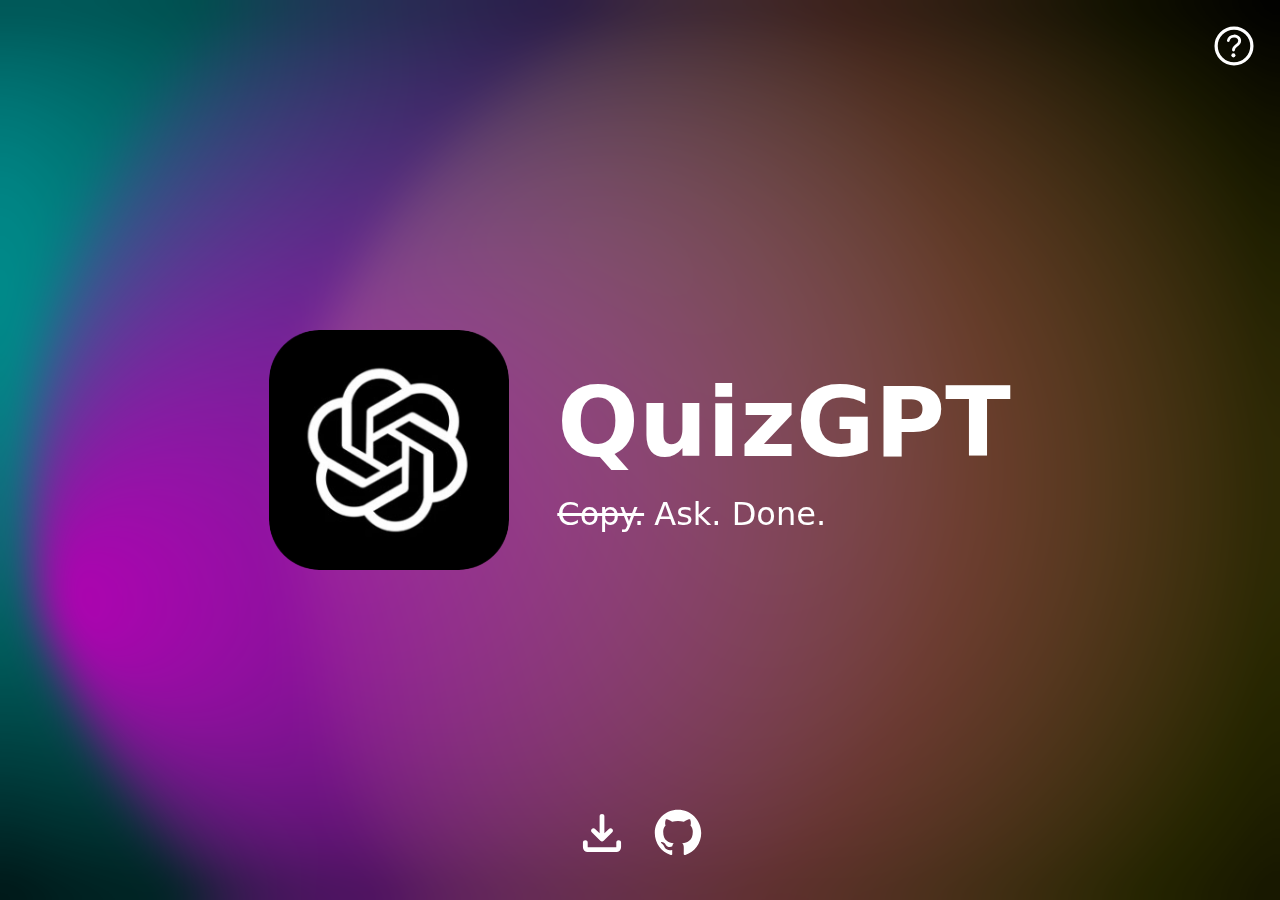
<file: index.html>
<!DOCTYPE html>
<html lang="en">

<head>
    <meta charset="UTF-8">
    <meta name="viewport" content="width=device-width, initial-scale=1.0">
    <meta name="keywords" content="Twitter, Delete, Tweets, X">
    <meta http-equiv="X-UA-Compatible" content="ie=edge">
    <title>QuizGPT</title>
    <link rel="shortcut icon" href="assets/img/ChatGPT-5.png" type="image/x-icon">
    <meta property="og:title" content="QuizGPT" />
    <meta property="og:image" content="/assets/icon.png" />

    <!-- Styles -->
    <link rel="stylesheet" href="assets/css/styles.css">
    <meta name="description" content="Copy. Ask. Done.">

    <!-- JS -->
    <script defer src="assets/js/script.js"></script>
    <script src="https://code.jquery.com/jquery-3.7.1.min.js"></script>

    <noscript>
        <meta http-equiv="refresh" content="0;url=https://github.com/ungaul/DeleteTweets/releases/latest">
    </noscript>
</head>

<body>
    <img class="background" src="assets/anim.svg" alt="Animation" />
    <!-- <img class="background" alt="Background" loading="lazy" decoding="async" src="assets/img/background.webp"> -->
    <div class="background-overlay"></div>

    <div id="help-button">
        <svg xmlns="http://www.w3.org/2000/svg" class="ionicon" viewBox="0 0 512 512">
            <path d="M256 80a176 176 0 10176 176A176 176 0 00256 80z" fill="none" stroke="currentColor" stroke-miterlimit="10" stroke-width="32" />
            <path d="M200 202.29s.84-17.5 19.57-32.57C230.68 160.77 244 158.18 256 158c10.93-.14 20.69 1.67 26.53 4.45 10 4.76 29.47 16.38 29.47 41.09 0 26-17 37.81-36.37 50.8S251 281.43 251 296" fill="none" stroke="currentColor" stroke-linecap="round" stroke-miterlimit="10" stroke-width="28" />
            <circle cx="250" cy="348" r="20" />
        </svg>
    </div>
    <div id="help">
        <div class="help-content">
            <h1>How to use?</h1>
            <div id="steps">
                <p>Install the QuizGPT extension.</p>
                <p>Go to <a href="https://platform.openai.com/signup" target="_blank">OpenAI</a> and sign up for an account.</p>
                <p>In your <a href="https://platform.openai.com/api-keys" target="_blank">API Keys</a> page, create a new API key. You must add at least $5 credit to activate the API, but each request costs less than $0.01.</p>
                <p>Click the extension icon in your Chrome toolbar, then go to <b>Options</b>.</p>
                <p>Paste your <b>OpenAI API key</b> in the settings field and save.</p>
                <p>Navigate to a quiz page (e.g. Moodle)., then click on the <b>QuizGPT extension icon</b> to automatically answer the quiz.</p>
            </div>
        </div>
    </div>

    <div class="content">
        <img class="logo" alt="Logo" loading="lazy" decoding="async" src="assets/ChatGPT.ico">
        <div class="descriptor">
            <span class="title">
                QuizGPT
            </span>
            <span class="subtext">
                <strike>Copy.</strike> Ask. Done.
            </span>
        </div>
    </div>
    <footer>
        <div class="tooltip">
            <a target="_blank" id="download" class="footer-item">
                <span class="sr-only">Download</span>
                <svg xmlns="http://www.w3.org/2000/svg" style="transform: scale(1.1);" viewBox="0 0 24 24">
                    <path fill="currentColor"
                        d="M12 15.575q-.2 0-.375-.062T11.3 15.3l-3.6-3.6q-.3-.3-.288-.7t.288-.7q.3-.3.713-.312t.712.287L11 12.15V5q0-.425.288-.712T12 4q.425 0 .713.288T13 5v7.15l1.875-1.875q.3-.3.713-.288t.712.313q.275.3.288.7t-.288.7l-3.6 3.6q-.15.15-.325.213t-.375.062M6 20q-.825 0-1.412-.587T4 18v-2q0-.425.288-.712T5 15q.425 0 .713.288T6 16v2h12v-2q0-.425.288-.712T19 15q.425 0 .713.288T20 16v2q0 .825-.587 1.413T18 20z">
                    </path>
                </svg>
            </a>
            <span class="tooltip-text">Download</span>
        </div>
        <!-- <div class="tooltip">
            <a href="" class="footer-item">
                <span class="sr-only">Sponsor this Project</span>
                <svg xmlns="http://www.w3.org/2000/svg" style="transform: scale(1.1);" viewBox="0 -960 960 960">
                    <path
                        d="M444-200h70v-50q50-9 86-39t36-89q0-42-24-77t-96-61q-60-20-83-35t-23-41q0-26 18.5-41t53.5-15q32 0 50 15.5t26 38.5l64-26q-11-35-40.5-61T516-710v-50h-70v50q-50 11-78 44t-28 74q0 47 27.5 76t86.5 50q63 23 87.5 41t24.5 47q0 33-23.5 48.5T486-314q-33 0-58.5-20.5T390-396l-66 26q14 48 43.5 77.5T444-252v52Zm36 120q-83 0-156-31.5T197-197q-54-54-85.5-127T80-480q0-83 31.5-156T197-763q54-54 127-85.5T480-880q83 0 156 31.5T763-763q54 54 85.5 127T880-480q0 83-31.5 156T763-197q-54 54-127 85.5T480-80Zm0-80q134 0 227-93t93-227q0-134-93-227t-227-93q-134 0-227 93t-93 227q0 134 93 227t227 93Zm0-320Z" />
                </svg>
            </a>
            <span class="tooltip-text">APT Repository</span>
        </div> -->
        <div class="tooltip">
            <a href="https://github.com/ungaul/Quiz-GPT" class="footer-item">
                <span class="sr-only">Source Code</span>
                <svg xmlns="http://www.w3.org/2000/svg" viewBox="0 0 56 56">
                    <path fill="currentColor" fill-rule="evenodd"
                        d="M3 28c0 11.046 7.163 20.416 17.097 23.722c1.25.23 1.707-.542 1.707-1.205c0-.593-.022-2.166-.034-4.251c-6.954 1.51-8.421-3.352-8.421-3.352c-1.138-2.889-2.777-3.658-2.777-3.658c-2.27-1.55.172-1.519.172-1.519c2.51.177 3.83 2.577 3.83 2.577c2.23 3.82 5.851 2.716 7.276 2.076c.227-1.614.873-2.716 1.586-3.34c-5.55-.631-11.387-2.777-11.387-12.357c0-2.729.974-4.962 2.574-6.708c-.258-.632-1.116-3.175.245-6.616c0 0 2.098-.673 6.874 2.563c1.994-.556 4.133-.832 6.259-.843c2.124.01 4.262.287 6.258.843c4.773-3.236 6.868-2.563 6.868-2.563c1.365 3.44.507 5.984.25 6.616c1.603 1.746 2.57 3.98 2.57 6.708c0 9.605-5.846 11.718-11.414 12.336c.896.772 1.696 2.298 1.696 4.63c0 3.342-.031 6.038-.031 6.858c0 .669.451 1.447 1.719 1.203C45.844 48.407 53 39.043 53 28C53 14.194 41.806 3 27.998 3C14.194 3 3 14.193 3 28">
                    </path>
                </svg>
            </a>
            <span class="tooltip-text">GitHub</span>
        </div>
        <!-- <div class="tooltip">
            <a href="https://discord.gg/jPQjDZKucE" class="footer-item">
                <span class="sr-only">Discord</span>
                <svg xmlns="http://www.w3.org/2000/svg" width="52" height="52" viewBox="0 0 24 24">
                    <path fill="currentColor"
                        d="M19.27 5.33C17.94 4.71 16.5 4.26 15 4a.09.09 0 0 0-.07.03c-.18.33-.39.76-.53 1.09a16.09 16.09 0 0 0-4.8 0c-.14-.34-.35-.76-.54-1.09c-.01-.02-.04-.03-.07-.03c-1.5.26-2.93.71-4.27 1.33c-.01 0-.02.01-.03.02c-2.72 4.07-3.47 8.03-3.1 11.95c0 .02.01.04.03.05c1.8 1.32 3.53 2.12 5.24 2.65c.03.01.06 0 .07-.02c.4-.55.76-1.13 1.07-1.74c.02-.04 0-.08-.04-.09c-.57-.22-1.11-.48-1.64-.78c-.04-.02-.04-.08-.01-.11c.11-.08.22-.17.33-.25c.02-.02.05-.02.07-.01c3.44 1.57 7.15 1.57 10.55 0c.02-.01.05-.01.07.01c.11.09.22.17.33.26c.04.03.04.09-.01.11c-.52.31-1.07.56-1.64.78c-.04.01-.05.06-.04.09c.32.61.68 1.19 1.07 1.74c.03.01.06.02.09.01c1.72-.53 3.45-1.33 5.25-2.65c.02-.01.03-.03.03-.05c.44-4.53-.73-8.46-3.1-11.95c-.01-.01-.02-.02-.04-.02M8.52 14.91c-1.03 0-1.89-.95-1.89-2.12s.84-2.12 1.89-2.12c1.06 0 1.9.96 1.89 2.12c0 1.17-.84 2.12-1.89 2.12m6.97 0c-1.03 0-1.89-.95-1.89-2.12s.84-2.12 1.89-2.12c1.06 0 1.9.96 1.89 2.12c0 1.17-.83 2.12-1.89 2.12">
                    </path>
                </svg>
            </a>
            <span class="tooltip-text">Discord</span>
        </div> -->
    </footer>
</body>

</html>
</file>
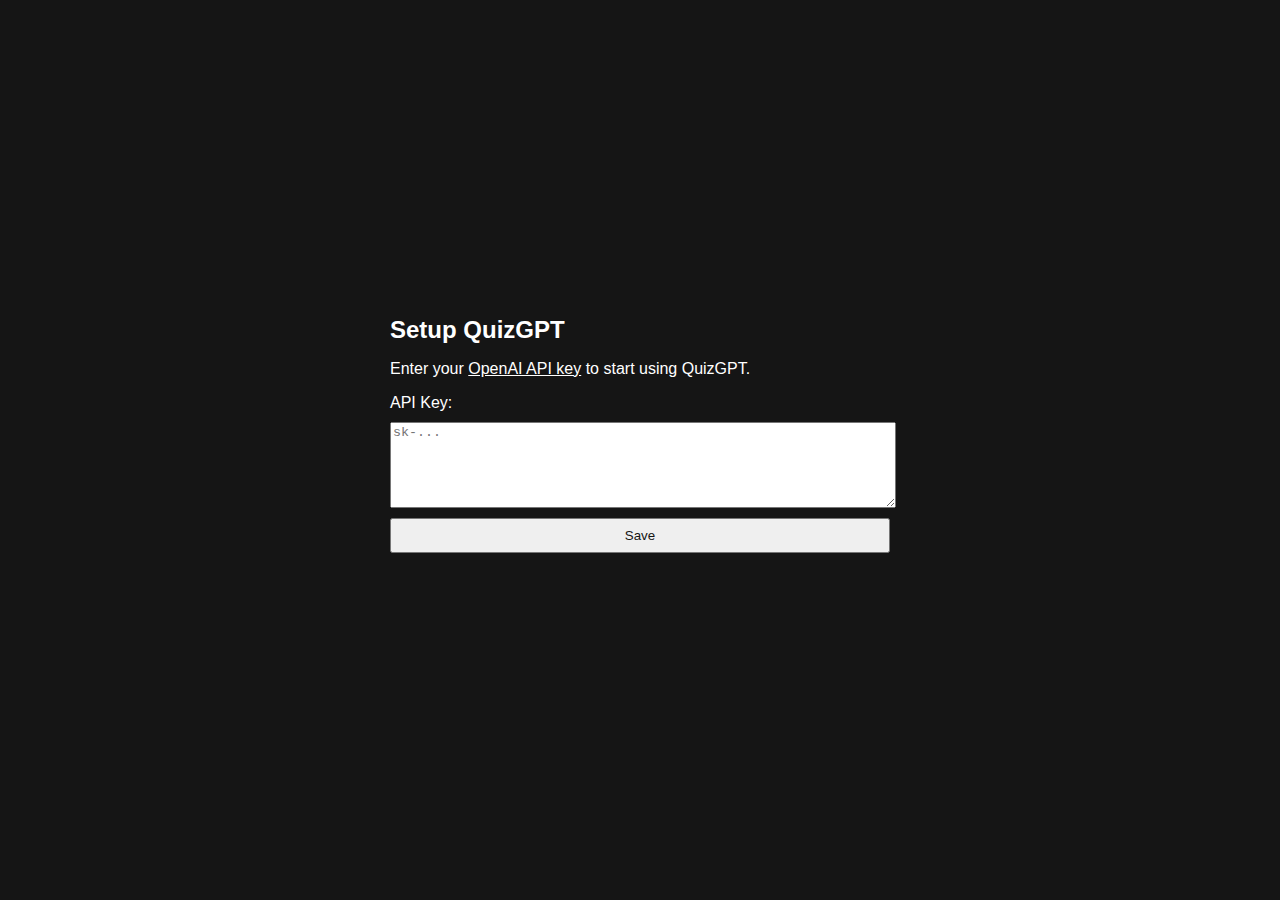
<file: extension/options.html>
<!DOCTYPE html>
<html>

<head>
    <title>QuizGPT Setup</title>
    <script defer src="assets/options.js"></script>
    <link rel="stylesheet" href="assets/options.css">
    <link rel="shortcut icon" href="assets/icon.png" type="image/x-icon">
</head>

<body>
    <h2>Setup QuizGPT</h2>
    <p>Enter your <a href="https://platform.openai.com/account/api-keys" target="_blank">OpenAI API key</a> to start using QuizGPT.</p>
    <label for="apiKey">API Key:</label>
    <textarea id="apiKey" placeholder="sk-..."></textarea>
    <button id="save">Save</button>
    <p id="status"></p>
</body>

</html>
</file>
<file: assets/css/styles.css>
html,
body,
div,
span,
applet,
object,
iframe,
h1,
h2,
h3,
h4,
h5,
h6,
p,
blockquote,
pre,
a,
abbr,
acronym,
address,
big,
cite,
code,
del,
dfn,
em,
img,
ins,
kbd,
q,
s,
samp,
small,
strike,
strong,
sub,
sup,
tt,
var,
b,
u,
i,
center,
dl,
dt,
dd,
ol,
ul,
li,
fieldset,
form,
label,
legend,
table,
caption,
tbody,
tfoot,
thead,
tr,
th,
td,
article,
aside,
canvas,
details,
embed,
figure,
figcaption,
footer,
header,
hgroup,
menu,
nav,
output,
ruby,
section,
summary,
time,
mark,
audio,
video {
    margin: 0;
    padding: 0;
    border: 0;
    font-size: 100%;
    font: inherit;
    vertical-align: baseline;
}

* {
    transition: 0.3s;
}

::selection {
    background: #fff;
    color: #000000;
}

html {
    overflow: hidden;
}

body {
    margin: 0;
    box-sizing: border-box;
    padding: 0;
    height: 100vh;
    overflow: hidden;
    -webkit-overflow-scrolling: none;
    background: #000000;
}

.background {
    z-index: -1;
    position: fixed;
    top: 0;
    left: 0;
}

ol,
ul {
    list-style: none;
}

blockquote,
q {
    quotes: none;
}

blockquote:before,
blockquote:after,
q:before,
q:after {
    content: '';
    content: none;
}

table {
    border-collapse: collapse;
    border-spacing: 0;
}

/* Styling */

:root {
    color: white;
    font-family: Inter, system-ui, -apple-system, BlinkMacSystemFont, 'Segoe UI', Roboto, Oxygen, Ubuntu, Cantarell, 'Open Sans', 'Helvetica Neue', sans-serif
}

.background-overlay {
    position: absolute;
    width: 100%;
    height: 100%;
    z-index: 1;
    /* background: linear-gradient(to bottom, rgba(0, 0, 0, 0.8) 0%, rgba(0, 0, 0, 0.4) 100%); */
    /* box-shadow: rgba(0, 0, 0, 0.5) 0 0 0 100vw inset; */
    backdrop-filter: blur(20px) brightness(0.7);
}

svg {
    width: 52px;
    height: 52px;
    fill: white;
}

.background {
    z-index: -1;
    position: absolute;
    user-select: none;
    width: 100%;
    height: 100%;
    object-fit: cover;
}

.content {
    position: relative;
    display: flex;
    justify-content: center;
    align-items: center;
    gap: 3rem;
    z-index: 2;
    width: 100%;
    height: 100%;
}

.download-links {
    position: relative;
    display: flex;
    flex-direction: column;
    justify-content: center;
    align-items: center;
    gap: 1rem;
    z-index: 2;
    width: 100%;
    height: 100%;
    font-size: 2rem;
}

a {
    color: white;
    text-decoration: none;
}

.logo {
    width: 15rem;
    height: 15rem;
    border-radius: 50px;
}

.descriptor {
    display: flex;
    flex-direction: column;
    gap: 1rem;
}

.descriptor>.title {
    font-size: 6rem;
    font-weight: 600;
}

.descriptor>.subtext {
    font-size: 2rem;
}

@media (max-width: 924px) {
    .content {
        flex-direction: column;
        align-items: center;
        justify-content: center;
        text-align: center;
        transform: translateY(-70px);
    }

    .help-content {
        gap: 30px !important;
        transform: translateY(-70px);
    }

    #steps {
        gap: 15px !important;
    }

    .logo {
        width: 12rem;
        height: 12rem;
    }

    .descriptor>.title {
        font-size: 4rem;
        font-weight: 600;
    }

    .descriptor>.subtext {
        font-size: 1.5rem;
    }

    .download-links>a {
        font-size: 1.5rem !important;
    }
}

@media (max-width: 600px) {
    .descriptor>.title {
        font-size: 3.4rem;
        font-weight: 600;
    }

    .descriptor>.subtext {
        font-size: 1.5rem;
    }
}

footer {
    display: flex;
    justify-content: center;
    align-items: center;
    position: fixed;
    bottom: 0;
    margin-bottom: 25px;
    z-index: 3;
    left: 0;
    width: 100%;
    height: 5em;
    gap: 1.5rem;
}



.footer-item {
    cursor: pointer;
    border: none;
    color: white;
    display: block;
}

.tooltip {
    position: relative;
    display: inline-block;
}

/* Tooltip text */
.tooltip .tooltip-text {
    visibility: hidden;

    background-color: rgba(0, 0, 0, 0.65);
    color: #fff;
    transition: opacity 0.3s;
    text-align: center;
    border-radius: 6px;
    padding: 10px;
    opacity: 0;


    position: absolute;
    z-index: 1;
    width: auto;
    bottom: 125%;
    left: 50%;
    transform: translateX(-50%);
    margin-left: calc(50% - attr(width));
}

.tooltip:hover .tooltip-text {
    visibility: visible;
    opacity: 1;
}

.sr-only {
    position: absolute;
    width: 1px;
    height: 1px;
    padding: 0;
    margin: -1px;
    overflow: hidden;
    clip: rect(0, 0, 0, 0);
    white-space: nowrap;
    border-width: 0;
}

#help-button {
    position: fixed;
    top: 20px;
    right: 20px;
    z-index: 3;
    cursor: pointer;
}

.active {
    opacity: 100 !important;
    z-index: 3 !important;
}

#help {
    position: fixed;
    display: flex;
    flex-direction: column;
    justify-content: center;
    align-items: center;
    height: 100vh;
    width: 100vw;
    backdrop-filter: blur(20px);
    z-index: 3;
    opacity: 0;
    transform: translateY(-100%);
}

#help.active {
    opacity: 1;
    transform: translateY(0);
}

.help-content {
    display: flex;
    flex-direction: column;
    justify-content: center;
    width: 900px;
    max-width: 90vw;
    gap: 10px;
}

#steps {
    display: flex;
    flex-direction: column;
    gap: 8px;
}

#steps p {
    display: list-item;
    list-style: auto;
    margin-left: 20px;
    gap: 10px;
    font-size: 17px;
}

h1 {
    font-size: 2rem;
    font-weight: 600;
}

img {
    user-select: none;
    pointer-events: none;
}

a {
    text-decoration: underline;
}

b {
    font-weight: 700;
}

.warning-message svg {
    width: 40px;
}

.warning-message{
    display: flex;
    align-items: center;
    gap: 15px;
    margin-bottom: 15px;
}
</file>
<file: extension/assets/options.css>
* {
    color: #fff;
    user-select: none;
}

body {
    font-family: sans-serif;
    max-width: 500px;
    margin: 0 auto;
    padding: 0;
    background: #151515;
    display: flex;
    flex-direction: column;
    justify-content: center;
    height: 100vh;
}

h2{
    margin: 0;
}

button, input, textarea{
    color: #151515;
}

textarea{
    font-family: "Fira Code", "Consolas", "Courier New", monospace;
}

button{
    cursor: pointer;
}

label,
textarea {
    display: block;
    width: 100%;
    margin-bottom: 10px;
}

textarea {
    height: 80px;
}

button {
    padding: 8px 16px;
}
</file>
